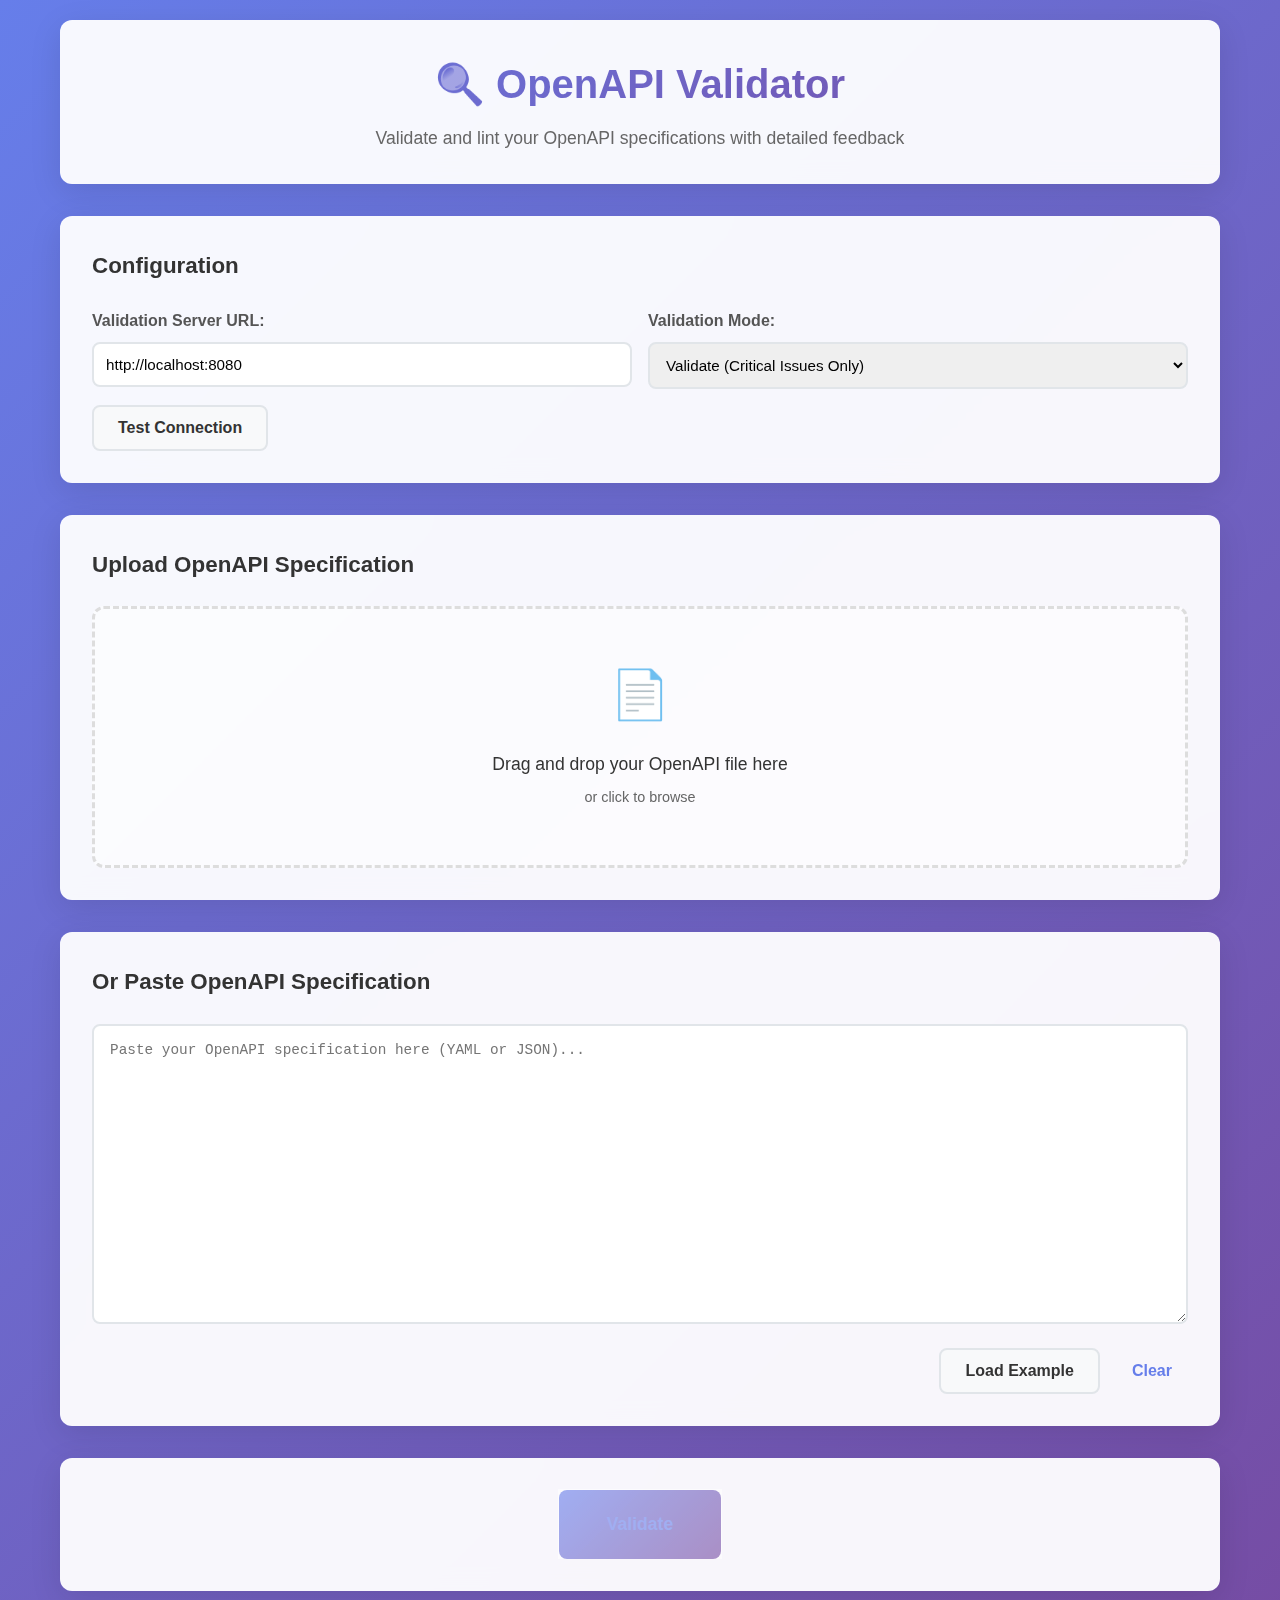
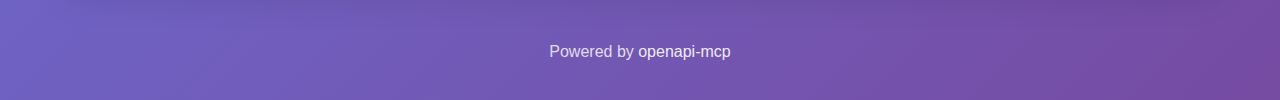
<file: openapi-validator/index.html>
<!DOCTYPE html>
<html lang="en">
<head>
    <meta charset="UTF-8">
    <meta name="viewport" content="width=device-width, initial-scale=1.0">
    <title>OpenAPI Validator</title>
    <link rel="stylesheet" href="styles.css">
    <link rel="icon" href="data:image/svg+xml,<svg xmlns='http://www.w3.org/2000/svg' viewBox='0 0 100 100'><text y='.9em' font-size='90'>🔍</text></svg>">
</head>
<body>
    <div class="container">
        <header>
            <h1>🔍 OpenAPI Validator</h1>
            <p>Validate and lint your OpenAPI specifications with detailed feedback</p>
        </header>

        <main>
            <!-- Configuration Section -->
            <section class="config-section">
                <h2>Configuration</h2>
                <div class="config-grid">
                    <div class="config-item">
                        <label for="server-url">Validation Server URL:</label>
                        <input type="url" id="server-url" value="http://localhost:8080" 
                               placeholder="http://localhost:8080">
                    </div>
                    <div class="config-item">
                        <label for="validation-mode">Validation Mode:</label>
                        <select id="validation-mode">
                            <option value="validate">Validate (Critical Issues Only)</option>
                            <option value="lint">Lint (Comprehensive Analysis)</option>
                        </select>
                    </div>
                </div>
                <button id="test-connection" class="btn btn-secondary">Test Connection</button>
                <div id="connection-status" class="status-indicator"></div>
            </section>

            <!-- Upload Section -->
            <section class="upload-section">
                <h2>Upload OpenAPI Specification</h2>
                <div class="upload-area" id="upload-area">
                    <div class="upload-content">
                        <div class="upload-icon">📄</div>
                        <p>Drag and drop your OpenAPI file here</p>
                        <p class="upload-subtitle">or click to browse</p>
                        <input type="file" id="file-input" accept=".json,.yaml,.yml" hidden>
                    </div>
                </div>
                <div class="file-info" id="file-info" style="display: none;">
                    <div class="file-details">
                        <span class="file-name" id="file-name"></span>
                        <span class="file-size" id="file-size"></span>
                    </div>
                    <button id="clear-file" class="btn btn-text">Clear</button>
                </div>
            </section>

            <!-- Text Input Alternative -->
            <section class="text-input-section">
                <h2>Or Paste OpenAPI Specification</h2>
                <textarea id="spec-input" placeholder="Paste your OpenAPI specification here (YAML or JSON)..."></textarea>
                <div class="text-actions">
                    <button id="load-example" class="btn btn-secondary">Load Example</button>
                    <button id="clear-text" class="btn btn-text">Clear</button>
                </div>
            </section>

            <!-- Actions -->
            <section class="actions-section">
                <button id="validate-btn" class="btn btn-primary" disabled>
                    <span class="btn-text">Validate</span>
                    <span class="btn-spinner" style="display: none;">⟳</span>
                </button>
            </section>

            <!-- Results Section -->
            <section class="results-section" id="results-section" style="display: none;">
                <h2>Validation Results</h2>
                <div class="results-header">
                    <div class="results-summary" id="results-summary"></div>
                    <div class="results-actions">
                        <button id="export-results" class="btn btn-secondary">Export Results</button>
                    </div>
                </div>
                <div class="results-content" id="results-content"></div>
            </section>
        </main>

        <footer>
            <p>Powered by <a href="https://github.com/jedisct1/openapi-mcp" target="_blank">openapi-mcp</a></p>
        </footer>
    </div>

    <script src="script.js"></script>
</body>
</html>
</file>
<file: openapi-validator/styles.css>
/* Reset and base styles */
* {
    margin: 0;
    padding: 0;
    box-sizing: border-box;
}

body {
    font-family: -apple-system, BlinkMacSystemFont, 'Segoe UI', Roboto, Oxygen, Ubuntu, Cantarell, sans-serif;
    line-height: 1.6;
    color: #333;
    background: linear-gradient(135deg, #667eea 0%, #764ba2 100%);
    min-height: 100vh;
}

.container {
    max-width: 1200px;
    margin: 0 auto;
    padding: 20px;
}

/* Header */
header {
    text-align: center;
    margin-bottom: 2rem;
    background: rgba(255, 255, 255, 0.95);
    padding: 2rem;
    border-radius: 12px;
    backdrop-filter: blur(10px);
    box-shadow: 0 8px 32px rgba(0, 0, 0, 0.1);
}

header h1 {
    font-size: 2.5rem;
    margin-bottom: 0.5rem;
    background: linear-gradient(135deg, #667eea, #764ba2);
    -webkit-background-clip: text;
    -webkit-text-fill-color: transparent;
    background-clip: text;
}

header p {
    font-size: 1.1rem;
    color: #666;
}

/* Main content */
main {
    display: flex;
    flex-direction: column;
    gap: 2rem;
}

/* Sections */
section {
    background: rgba(255, 255, 255, 0.95);
    padding: 2rem;
    border-radius: 12px;
    backdrop-filter: blur(10px);
    box-shadow: 0 8px 32px rgba(0, 0, 0, 0.1);
}

section h2 {
    margin-bottom: 1.5rem;
    color: #333;
    font-size: 1.4rem;
}

/* Configuration Section */
.config-grid {
    display: grid;
    grid-template-columns: 1fr 1fr;
    gap: 1rem;
    margin-bottom: 1rem;
}

.config-item {
    display: flex;
    flex-direction: column;
    gap: 0.5rem;
}

.config-item label {
    font-weight: 600;
    color: #555;
}

.config-item input,
.config-item select {
    padding: 0.75rem;
    border: 2px solid #e1e5e9;
    border-radius: 8px;
    font-size: 0.95rem;
    transition: border-color 0.2s;
}

.config-item input:focus,
.config-item select:focus {
    outline: none;
    border-color: #667eea;
}

/* Status indicator */
.status-indicator {
    margin-top: 1rem;
    padding: 0.75rem;
    border-radius: 8px;
    font-weight: 500;
    text-align: center;
    display: none;
}

.status-indicator.success {
    background: #d4edda;
    color: #155724;
    border: 1px solid #c3e6cb;
    display: block;
}

.status-indicator.error {
    background: #f8d7da;
    color: #721c24;
    border: 1px solid #f5c6cb;
    display: block;
}

.status-indicator.testing {
    background: #fff3cd;
    color: #856404;
    border: 1px solid #ffeaa7;
    display: block;
}

/* Upload Section */
.upload-area {
    border: 3px dashed #ddd;
    border-radius: 12px;
    padding: 3rem;
    text-align: center;
    cursor: pointer;
    transition: all 0.3s ease;
    background: rgba(255, 255, 255, 0.5);
}

.upload-area:hover,
.upload-area.dragover {
    border-color: #667eea;
    background: rgba(102, 126, 234, 0.05);
}

.upload-content {
    pointer-events: none;
}

.upload-icon {
    font-size: 3rem;
    margin-bottom: 1rem;
}

.upload-area p {
    font-size: 1.1rem;
    margin-bottom: 0.5rem;
}

.upload-subtitle {
    color: #666;
    font-size: 0.9rem !important;
}

.file-info {
    display: flex;
    justify-content: space-between;
    align-items: center;
    padding: 1rem;
    background: rgba(102, 126, 234, 0.1);
    border-radius: 8px;
    margin-top: 1rem;
}

.file-details {
    display: flex;
    flex-direction: column;
    gap: 0.25rem;
}

.file-name {
    font-weight: 600;
    color: #333;
}

.file-size {
    font-size: 0.9rem;
    color: #666;
}

/* Text Input Section */
#spec-input {
    width: 100%;
    height: 300px;
    padding: 1rem;
    border: 2px solid #e1e5e9;
    border-radius: 8px;
    font-family: 'Monaco', 'Menlo', 'Ubuntu Mono', monospace;
    font-size: 0.9rem;
    resize: vertical;
    transition: border-color 0.2s;
}

#spec-input:focus {
    outline: none;
    border-color: #667eea;
}

.text-actions {
    display: flex;
    gap: 1rem;
    margin-top: 1rem;
    justify-content: flex-end;
}

/* Actions Section */
.actions-section {
    text-align: center;
}

/* Buttons */
.btn {
    padding: 0.75rem 1.5rem;
    border: none;
    border-radius: 8px;
    font-size: 1rem;
    font-weight: 600;
    cursor: pointer;
    transition: all 0.2s;
    display: inline-flex;
    align-items: center;
    gap: 0.5rem;
    text-decoration: none;
}

.btn:disabled {
    opacity: 0.6;
    cursor: not-allowed;
}

.btn-primary {
    background: linear-gradient(135deg, #667eea, #764ba2);
    color: white;
    padding: 1rem 2rem;
    font-size: 1.1rem;
}

.btn-primary:hover:not(:disabled) {
    transform: translateY(-2px);
    box-shadow: 0 4px 12px rgba(102, 126, 234, 0.4);
}

.btn-secondary {
    background: #f8f9fa;
    color: #333;
    border: 2px solid #e1e5e9;
}

.btn-secondary:hover {
    background: #e9ecef;
    border-color: #adb5bd;
}

.btn-text {
    background: transparent;
    color: #667eea;
    padding: 0.5rem 1rem;
}

.btn-text:hover {
    background: rgba(102, 126, 234, 0.1);
}

.btn-spinner {
    animation: spin 1s linear infinite;
}

@keyframes spin {
    from { transform: rotate(0deg); }
    to { transform: rotate(360deg); }
}

/* Results Section */
.results-header {
    display: flex;
    justify-content: space-between;
    align-items: center;
    margin-bottom: 1.5rem;
    flex-wrap: wrap;
    gap: 1rem;
}

.results-summary {
    display: flex;
    gap: 1rem;
    flex-wrap: wrap;
}

.summary-item {
    padding: 0.5rem 1rem;
    border-radius: 20px;
    font-weight: 600;
    font-size: 0.9rem;
}

.summary-success {
    background: #d4edda;
    color: #155724;
}

.summary-error {
    background: #f8d7da;
    color: #721c24;
}

.summary-warning {
    background: #fff3cd;
    color: #856404;
}

/* Issues List */
.issues-list {
    display: flex;
    flex-direction: column;
    gap: 1rem;
}

.issue-item {
    padding: 1rem;
    border-radius: 8px;
    border-left: 4px solid;
}

.issue-error {
    background: #f8d7da;
    border-left-color: #dc3545;
}

.issue-warning {
    background: #fff3cd;
    border-left-color: #ffc107;
}

.issue-header {
    display: flex;
    justify-content: between;
    align-items: flex-start;
    margin-bottom: 0.5rem;
    gap: 1rem;
}

.issue-type {
    padding: 0.25rem 0.5rem;
    border-radius: 4px;
    font-size: 0.8rem;
    font-weight: 600;
    text-transform: uppercase;
    flex-shrink: 0;
}

.issue-type.error {
    background: #dc3545;
    color: white;
}

.issue-type.warning {
    background: #ffc107;
    color: #212529;
}

.issue-message {
    font-weight: 600;
    margin-bottom: 0.5rem;
    flex-grow: 1;
}

.issue-suggestion {
    color: #666;
    font-style: italic;
    margin-bottom: 0.5rem;
}

.issue-context {
    display: flex;
    gap: 1rem;
    font-size: 0.9rem;
    color: #555;
    flex-wrap: wrap;
}

.issue-context span {
    background: rgba(0, 0, 0, 0.05);
    padding: 0.25rem 0.5rem;
    border-radius: 4px;
}

/* Success message */
.success-message {
    text-align: center;
    padding: 2rem;
    color: #155724;
}

.success-message .success-icon {
    font-size: 3rem;
    margin-bottom: 1rem;
}

/* Footer */
footer {
    text-align: center;
    margin-top: 2rem;
    padding: 1rem;
    color: rgba(255, 255, 255, 0.8);
}

footer a {
    color: rgba(255, 255, 255, 0.9);
    text-decoration: none;
}

footer a:hover {
    text-decoration: underline;
}

/* Responsive design */
@media (max-width: 768px) {
    .container {
        padding: 10px;
    }
    
    .config-grid {
        grid-template-columns: 1fr;
    }
    
    .results-header {
        flex-direction: column;
        align-items: stretch;
    }
    
    .results-summary {
        justify-content: center;
    }
    
    .issue-header {
        flex-direction: column;
        gap: 0.5rem;
    }
    
    .issue-context {
        flex-direction: column;
        gap: 0.5rem;
    }
    
    header h1 {
        font-size: 2rem;
    }
    
    .upload-area {
        padding: 2rem 1rem;
    }
}
</file>
